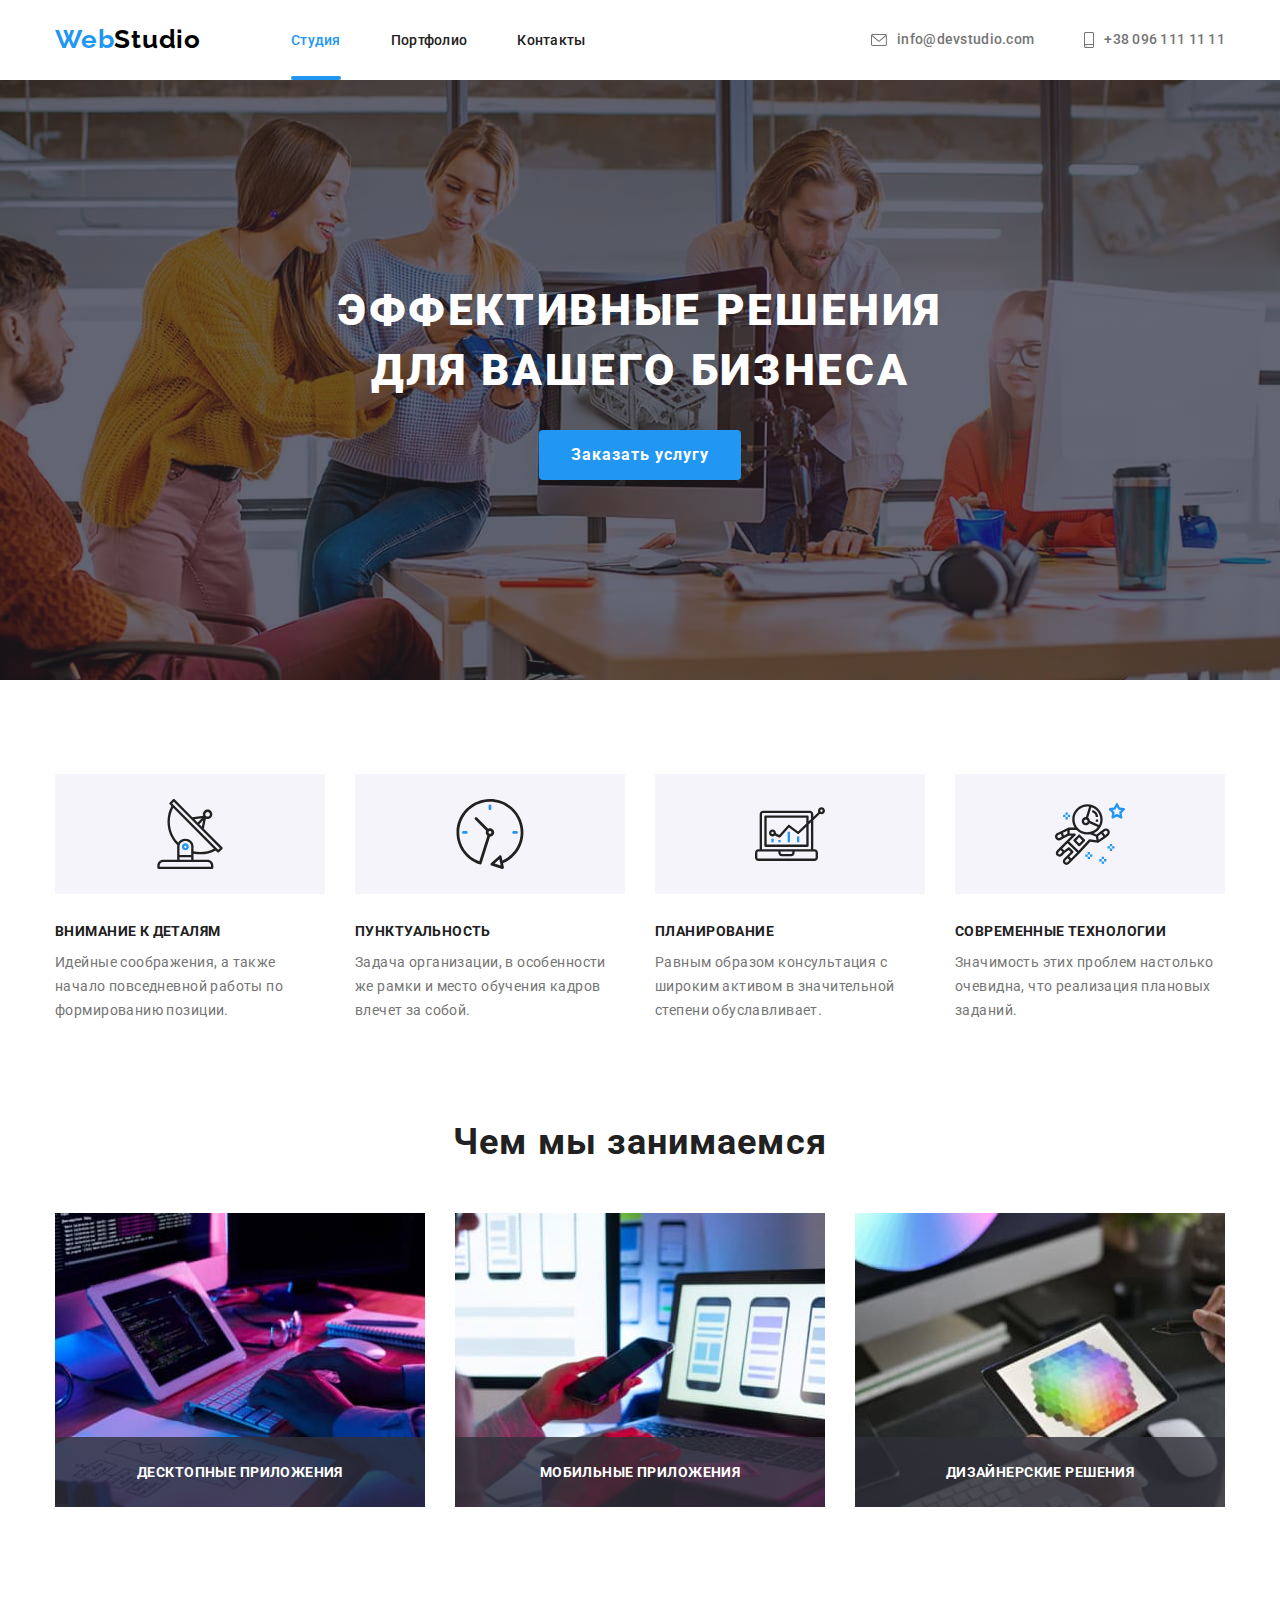
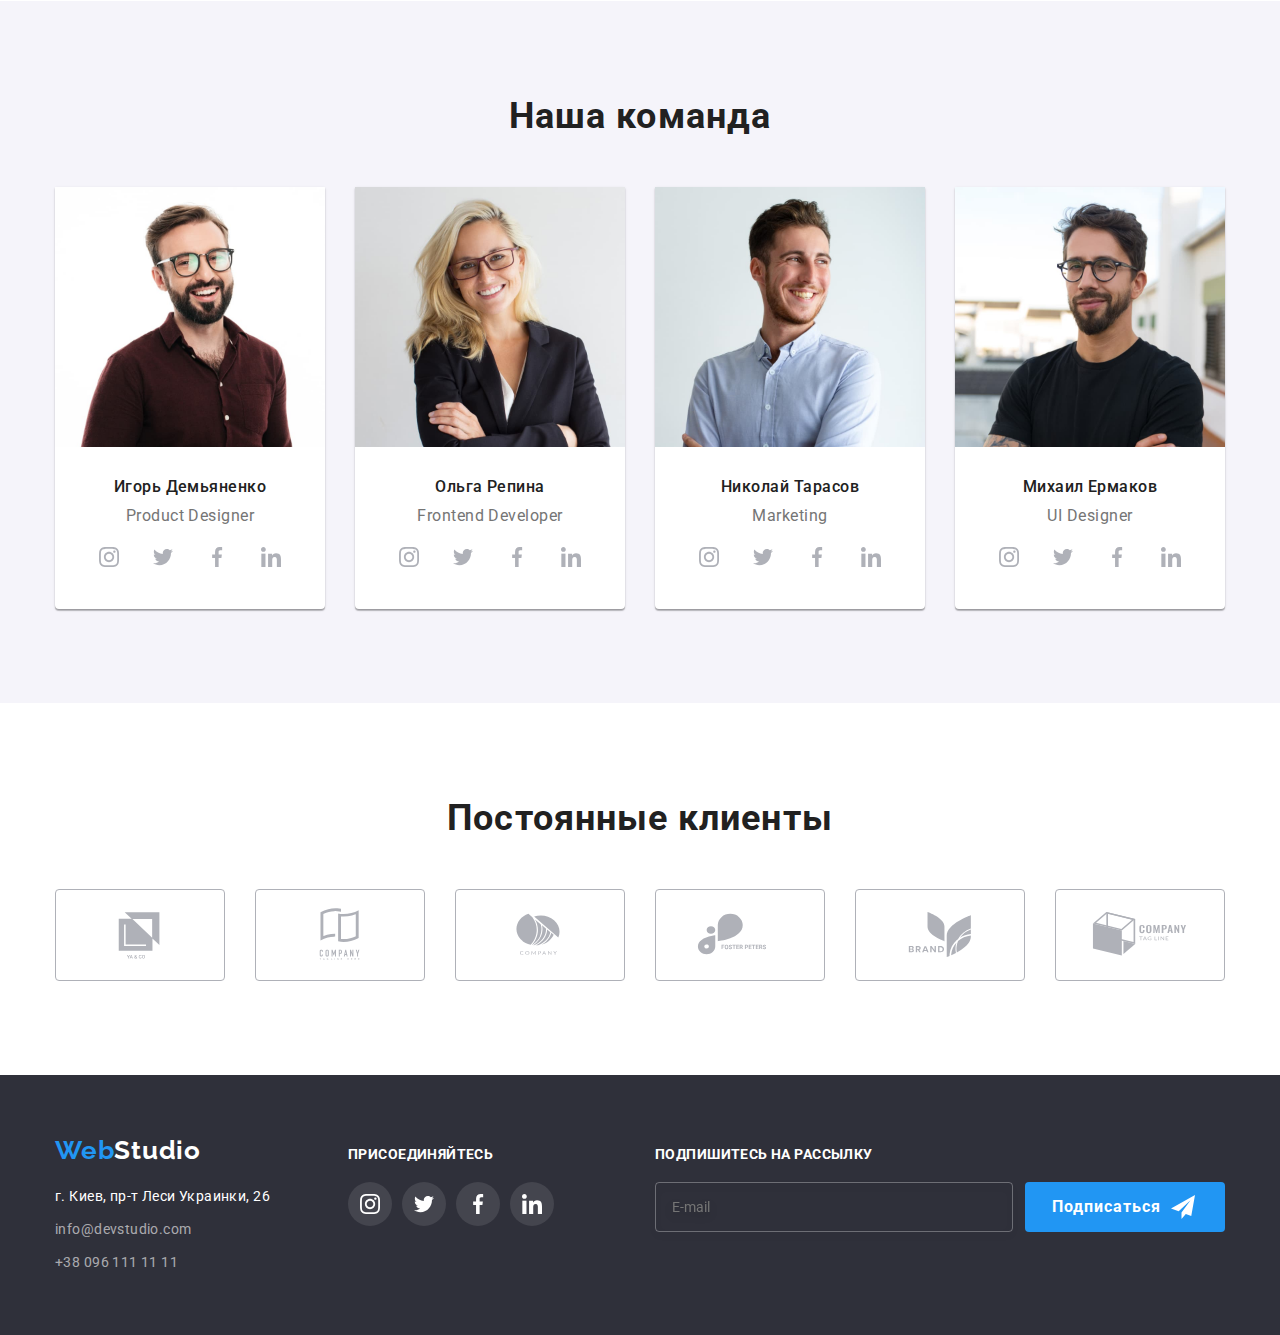
<file: index.html>
<!DOCTYPE html>
<html lang="ru">

<head>
    <meta charset="UTF-8" />
    <meta http-equiv="X-UA-Compatible" content="IE=edge" />
    <meta name="viewport" content="width=device-width, initial-scale=1.0" />
    <title>Студия</title>
    <link rel="preconnect" href="https://fonts.googleapis.com" />
    <link rel="preconnect" href="https://fonts.gstatic.com" crossorigin />
    <link href="https://fonts.googleapis.com/css2?family=Raleway:wght@700&family=Roboto:wght@400;500;700;900&family=Rubik:wght@400;500;700;900&display=swap" rel="stylesheet" />
    <link rel="stylesheet" href="https://cdnjs.cloudflare.com/ajax/libs/modern-normalize/1.1.0/modern-normalize.min.css" />
    <link rel="stylesheet" href="./css/styles.css" />
</head>

<body>
    <!-- Section Header -->

    <header class="header">
        <div class="container main-nav">
            <nav class="nav">
                <a href="./index.html" class="logo link"> Web<span class="logo-header">Studio</span> </a>
                <ul class="site-nav list">
                    <li class="item"><a href="" class="active-page link">Студия</a></li>
                    <li class="item"><a href="./portfolio.html" class="link nav-link">Портфолио</a></li>
                    <li class="item"><a href="" class="link nav-link">Контакты</a></li>
                </ul>
            </nav>
            <ul class="list contact-list">
                <li class="item">
                    <a href="mailto:info@devstudio.com" class="link contact-link" aria-label="имайл">
                        <svg class="icon-header-svg" width="16px" height="12px">
              <use href="./images/symbol-defs.svg#icon-mail"></use>
            </svg> info@devstudio.com
                    </a>
                </li>
                <li class="item">
                    <a href="tel:+380961111111" class="link contact-link">
                        <svg class="icon-header-svg smartphon" width="10px" height="16px" aria-label="номер телефона">
              <use href="./images/symbol-defs.svg#icon-smartphone"></use>
            </svg> +38 096 111 11 11
                    </a>
                </li>
            </ul>
        </div>
    </header>

    <main>
        <!-- Section Hero -->

        <section class="hero overlay">
            <div class="container">
                <h1 class="hero-title">Эффективные решения для вашего бизнеса</h1>
                <button data-modal-open type="button" class="hero-button">Заказать услугу</button>
            </div>
        </section>

        <!-- Section features -->

        <section class="features-section section">
            <div class="container">
                <h2 class="visually-hidden">Наши особенности</h2>
                <ul class="list features-ul">
                    <li class="features-list icon-antena">
                        <div class="icon">
                            <svg class="features-svg">
                <use href="./images/symbol-defs.svg#icon-antenna" class="svg-item"></use>
              </svg>
                        </div>
                        <h3 class="features-title subtitle">Внимание к деталям</h3>
                        <p class="features-text">
                            Идейные соображения, а также начало повседневной работы по формированию позиции.
                        </p>
                    </li>

                    <li class="features-list icon-clock">
                        <div class="icon">
                            <svg class="features-svg">
                <use href="./images/symbol-defs.svg#icon-clock" class="svg-item"></use>
              </svg>
                        </div>
                        <h3 class="features-title subtitle">Пунктуальность</h3>
                        <p class="features-text">
                            Задача организации, в особенности же рамки и место обучения кадров влечет за собой.
                        </p>
                    </li>
                    <li class="features-list icon-diagram">
                        <div class="icon">
                            <svg class="features-svg">
                <use href="./images/symbol-defs.svg#icon-diagram" class="svg-item"></use>
              </svg>
                        </div>
                        <h3 class="features-title subtitle">Планирование</h3>
                        <p class="features-text">
                            Равным образом консультация с широким активом в значительной степени обуславливает.
                        </p>
                    </li>
                    <li class="features-list icon-astronaut">
                        <div class="icon">
                            <svg class="features-svg">
                <use href="./images/symbol-defs.svg#icon-astronaut" class="svg-item"></use>
              </svg>
                        </div>
                        <h3 class="features-title subtitle">Современные технологии</h3>
                        <p class="features-text">Значимость этих проблем настолько очевидна, что реализация плановых заданий.</p>
                    </li>
                </ul>
            </div>
        </section>

        <!-- Section work -->

        <section class="work section">
            <div class="container">
                <h2 class="title work-title">Чем мы занимаемся</h2>
                <ul class="list">
                    <li class="work-list">
                        <div class="work-thumb">
                            <img src="./images/box1.jpg" class="work-img" alt="процес программирования" width="370" height="294" />
                            <p class="work-description">Десктопные приложения</p>
                        </div>
                    </li>
                    <li class="work-list">
                        <div class="work-thumb">
                            <img src="./images/box2.jpg" class="work-img" alt="адаптивная верстка" width="370" height="294" />
                            <p class="work-description">Мобильные приложения</p>
                        </div>
                    </li>
                    <li class="work-list">
                        <div class="work-thumb">
                            <img src="./images/box3.jpg" class="work-img" alt="дизайн" width="370" height="294" />
                            <p class="work-description">Дизайнерские решения</p>
                        </div>
                    </li>
                </ul>
            </div>
        </section>

        <!-- Section team -->

        <section class="section-team section">
            <div class="container">
                <h2 class="title team-title">Наша команда</h2>
                <ul class="list team-ul">
                    <li class="team-list">
                        <img src="./images/Product-Designer.jpg" class="team-img" alt="Product Designer компании" width="270" height="260" />
                        <div class="team-card-description">
                            <h3 class="name subtitle">Игорь Демьяненко</h3>
                            <p class="text">Product Designer</p>

                            <ul class="social-list">
                                <li class="social-blok list">
                                    <a href="" class="link social-link">
                                        <svg class="icon-svg" width="20" height="20">
                      <use href="./images/symbol-defs.svg#icon-instagram" class="svg-item"></use>
                    </svg>
                                    </a>
                                </li>
                                <li class="social-blok list">
                                    <a href="" class="link social-link">
                                        <svg class="icon-svg" width="20" height="20">
                      <use href="./images/symbol-defs.svg#icon-twitter" class="svg-item"></use>
                    </svg>
                                    </a>
                                </li>
                                <li class="social-blok list">
                                    <a href="" class="link social-link">
                                        <svg class="icon-svg" width="20" height="20">
                      <use href="./images/symbol-defs.svg#icon-facebook" class="svg-item"></use>
                    </svg>
                                    </a>
                                </li>
                                <li class="social-blok list">
                                    <a href="" class="link social-link">
                                        <svg class="icon-svg" width="20" height="20">
                      <use href="./images/symbol-defs.svg#icon-linkedin" class="svg-item"></use>
                    </svg>
                                    </a>
                                </li>
                            </ul>
                        </div>
                    </li>

                    <li class="team-list">
                        <img src="./images/Frontend-Developer.jpg" class="team-img" alt="Frontend Developer компании" width="270" height="260" />
                        <div class="team-card-description">
                            <h3 class="name subtitle">Ольга Репина</h3>
                            <p class="text">Frontend Developer</p>
                            <ul class="social-list">
                                <li class="social-blok list">
                                    <a href="" class="link social-link">
                                        <svg class="icon-svg" width="20" height="20">
                      <use href="./images/symbol-defs.svg#icon-instagram" class="svg-item"></use>
                    </svg>
                                    </a>
                                </li>
                                <li class="social-blok list">
                                    <a href="" class="link social-link">
                                        <svg class="icon-svg" width="20" height="20">
                      <use href="./images/symbol-defs.svg#icon-twitter" class="svg-item"></use>
                    </svg>
                                    </a>
                                </li>
                                <li class="social-blok list">
                                    <a href="" class="link social-link">
                                        <svg class="icon-svg" width="20" height="20">
                      <use href="./images/symbol-defs.svg#icon-facebook" class="svg-item"></use>
                    </svg>
                                    </a>
                                </li>
                                <li class="social-blok list">
                                    <a href="" class="link social-link">
                                        <svg class="icon-svg" width="20" height="20">
                      <use href="./images/symbol-defs.svg#icon-linkedin" class="svg-item"></use>
                    </svg>
                                    </a>
                                </li>
                            </ul>
                        </div>
                    </li>
                    <li class="team-list">
                        <img src="./images/Marketing.jpg" class="team-img" alt="Marketing компании" width="270" height="260" />
                        <div class="team-card-description">
                            <h3 class="name subtitle">Николай Тарасов</h3>
                            <p class="text">Marketing</p>
                            <ul class="social-list">
                                <li class="social-blok list">
                                    <a href="" class="link social-link">
                                        <svg class="icon-svg" width="20" height="20">
                      <use href="./images/symbol-defs.svg#icon-instagram" class="svg-item"></use>
                    </svg>
                                    </a>
                                </li>
                                <li class="social-blok list">
                                    <a href="" class="link social-link">
                                        <svg class="icon-svg" width="20" height="20">
                      <use href="./images/symbol-defs.svg#icon-twitter" class="svg-item"></use>
                    </svg>
                                    </a>
                                </li>
                                <li class="social-blok list">
                                    <a href="" class="link social-link">
                                        <svg class="icon-svg" width="20" height="20">
                      <use href="./images/symbol-defs.svg#icon-facebook" class="svg-item"></use>
                    </svg>
                                    </a>
                                </li>
                                <li class="social-blok list">
                                    <a href="" class="link social-link">
                                        <svg class="icon-svg" width="20" height="20">
                      <use href="./images/symbol-defs.svg#icon-linkedin" class="svg-item"></use>
                    </svg>
                                    </a>
                                </li>
                            </ul>
                        </div>
                    </li>
                    <li class="team-list">
                        <img src="./images/UI-Designer.jpg" class="team-img" alt="UI Designer компании" width="270" height="260" />
                        <div class="team-card-description">
                            <h3 class="name subtitle">Михаил Ермаков</h3>
                            <p class="text">UI Designer</p>
                            <ul class="social-list">
                                <li class="social-blok list">
                                    <a href="" class="link social-link">
                                        <svg class="icon-svg" width="20" height="20">
                      <use href="./images/symbol-defs.svg#icon-instagram" class="svg-item"></use>
                    </svg>
                                    </a>
                                </li>
                                <li class="social-blok list">
                                    <a href="" class="link social-link">
                                        <svg class="icon-svg" width="20" height="20">
                      <use href="./images/symbol-defs.svg#icon-twitter" class="svg-item"></use>
                    </svg>
                                    </a>
                                </li>
                                <li class="social-blok list">
                                    <a href="" class="link social-link">
                                        <svg class="icon-svg" width="20" height="20">
                      <use href="./images/symbol-defs.svg#icon-facebook" class="svg-item"></use>
                    </svg>
                                    </a>
                                </li>
                                <li class="social-blok list">
                                    <a href="" class="link social-link">
                                        <svg class="icon-svg" width="20" height="20">
                      <use href="./images/symbol-defs.svg#icon-linkedin" class="svg-item"></use>
                    </svg>
                                    </a>
                                </li>
                            </ul>
                        </div>
                    </li>
                </ul>
            </div>
        </section>

        <!--Section Clients -->

        <section class="clients section">
            <div class="container">
                <h2 class="title clients-title">Постоянные клиенты</h2>
                <ul class="list clients-list">
                    <li class="clients-blok list">
                        <a href="" class="link clients-link">
                            <svg class="clients-svg">
                <use href="./images/symbol-defs.svg#icon-client1" class="clients-svg-item"></use>
              </svg>
                        </a>
                    </li>
                    <li class="clients-blok list">
                        <a href="" class="link clients-link">
                            <svg class="clients-svg">
                <use href="./images/symbol-defs.svg#icon-client2" class="clients-svg-item"></use>
              </svg>
                        </a>
                    </li>
                    <li class="clients-blok list">
                        <a href="" class="link clients-link">
                            <svg class="clients-svg">
                <use href="./images/symbol-defs.svg#icon-client3" class="clients-svg-item"></use>
              </svg>
                        </a>
                    </li>
                    <li class="clients-blok list">
                        <a href="" class="link clients-link">
                            <svg class="clients-svg">
                <use href="./images/symbol-defs.svg#icon-client4" class="clients-svg-item"></use>
              </svg>
                        </a>
                    </li>
                    <li class="clients-blok list">
                        <a href="" class="link clients-link">
                            <svg class="clients-svg">
                <use href="./images/symbol-defs.svg#icon-client5" class="clients-svg-item"></use>
              </svg>
                        </a>
                    </li>
                    <li class="clients-blok list">
                        <a href="" class="link clients-link">
                            <svg class="clients-svg">
                <use href="./images/symbol-defs.svg#icon-client6" class="clients-svg-item"></use>
              </svg>
                        </a>
                    </li>
                </ul>
            </div>
        </section>
    </main>

    <!-- Section footer -->

    <footer class="footer">
        <div class="container footer-blok">
            <div class="contact-blok">
                <a href="./index.html" class="footer-link-logo link"> Web<span class="logo-footer">Studio</span> </a>
                <address>
          <ul class="list footer-list">
            <li class="footer-list-item">
              <a href="" class="link footer-item">г. Киев, пр-т Леси Украинки, 26</a>
            </li>
            <li class="footer-list-item">
              <a href="mailto:info@devstudio.com" class="link footer-contact">info@devstudio.com</a>
            </li>
            <li class="footer-list-item">
              <a href="tel:+380961111111" class="link footer-contact">+38 096 111 11 11</a>
            </li>
          </ul>
        </address>
            </div>
            <div class="footer-social">
                <strong class="footer-strong">Присоединяйтесь</strong>
                <ul class="footer-social-list">
                    <li class="footer-social-blok list">
                        <a href="" class="link footer-link">
                            <svg class="footer-icon-svg" width="20" height="20">
                <use href="./images/symbol-defs.svg#icon-instagram" class="svg-item"></use>
              </svg>
                        </a>
                    </li>
                    <li class="footer-social-blok list">
                        <a href="" class="link footer-link">
                            <svg class="footer-icon-svg" width="20" height="20">
                <use href="./images/symbol-defs.svg#icon-twitter" class="svg-item"></use>
              </svg>
                        </a>
                    </li>
                    <li class="footer-social-blok list">
                        <a href="" class="link footer-link">
                            <svg class="footer-icon-svg" width="20" height="20">
                <use href="./images/symbol-defs.svg#icon-facebook" class="svg-item"></use>
              </svg>
                        </a>
                    </li>
                    <li class="footer-social-blok list">
                        <a href="" class="link footer-link">
                            <svg class="footer-icon-svg" width="20" height="20">
                <use href="./images/symbol-defs.svg#icon-linkedin" class="svg-item"></use>
              </svg>
                        </a>
                    </li>
                </ul>
            </div>
            <form class="signup">
                <strong class="footer-strong signup-title">Подпишитесь на рассылку </strong>
                <div class="footer-form">
                    <label for="signup-email" class="signup-label">
            <input type="email" name="email" id="signup-email" placeholder="E-mail" class="signup-email" />
          </label>
                    <button type="submit" class="hero-button signup-btn">
            <span class="signup-btn-text">Подписаться</span>
            <svg width="24" height="24" class="signup-svg">
              <use href="./images/symbol-defs.svg#icon-icon-send" class=""></use>
            </svg>
          </button>
                </div>
            </form>
        </div>
    </footer>

    <!-- MODALKA -->

    <div data-modal class="backdrop is-hidden">
        <div class="modal">
            <button data-modal-close class="close-btn" type="button">
        <svg class="modal-svg" width="11" height="11">
          <use href="./images/symbol-defs.svg#icon-close"></use>
        </svg>
      </button>
            <form class="form">
                <strong class="form-text">Оставьте свои данные, мы вам перезвоним</strong>
                <div class="form-field">
                    <label for="name" class="form-label">Имя</label>
                    <input type="text" class="form-input" name="name" id="name" />
                    <svg class="form-icon" width="12" height="12">
            <use href="./images/symbol-defs.svg#icon-name" class="svg-item"></use>
          </svg>
                </div>
                <div class="form-field">
                    <label for="tel" class="form-label">Телефон</label>
                    <input type="tel" class="form-input" name="tel" id="tel" />
                    <svg class="form-icon" width="13" height="13">
            <use href="./images/symbol-defs.svg#icon-phone-black" class="svg-item"></use>
          </svg>
                </div>
                <div class="form-field">
                    <label for="email" class="form-label">Почта</label>
                    <input type="email" class="form-input" name="email" id="email" />
                    <svg class="form-icon" width="15" height="12">
            <use href="./images/symbol-defs.svg#icon-formemail" class="svg-item"></use>
          </svg>
                </div>
                <div class="form-field">
                    <label for="comment" class="form-label">Комментарий</label>
                    <textarea name="comment" id="comment" rows="10" class="form-textarea" placeholder="Введите текст"></textarea>
                </div>
                <label for="checkbox" class="form-checkbox-label">
          <input type="checkbox" name="checkbox" id="checkbox" class="form-checkbox is-hidden" />
          <span class="checkbox">
            <svg width="16" height="16">
              <use href="./images/symbol-defs.svg#icon-Vector-2" class=""></use>
            </svg>
          </span>
          Соглашаюсь с рассылкой и принимаю <a href="" class="form-link">Условия договора</a>
        </label>

                <button type="submit" class="hero-button form-btn">Отправить</button>
            </form>
        </div>
    </div>
    <script src="./js/modal.js"></script>
</body>

</html>
</file>
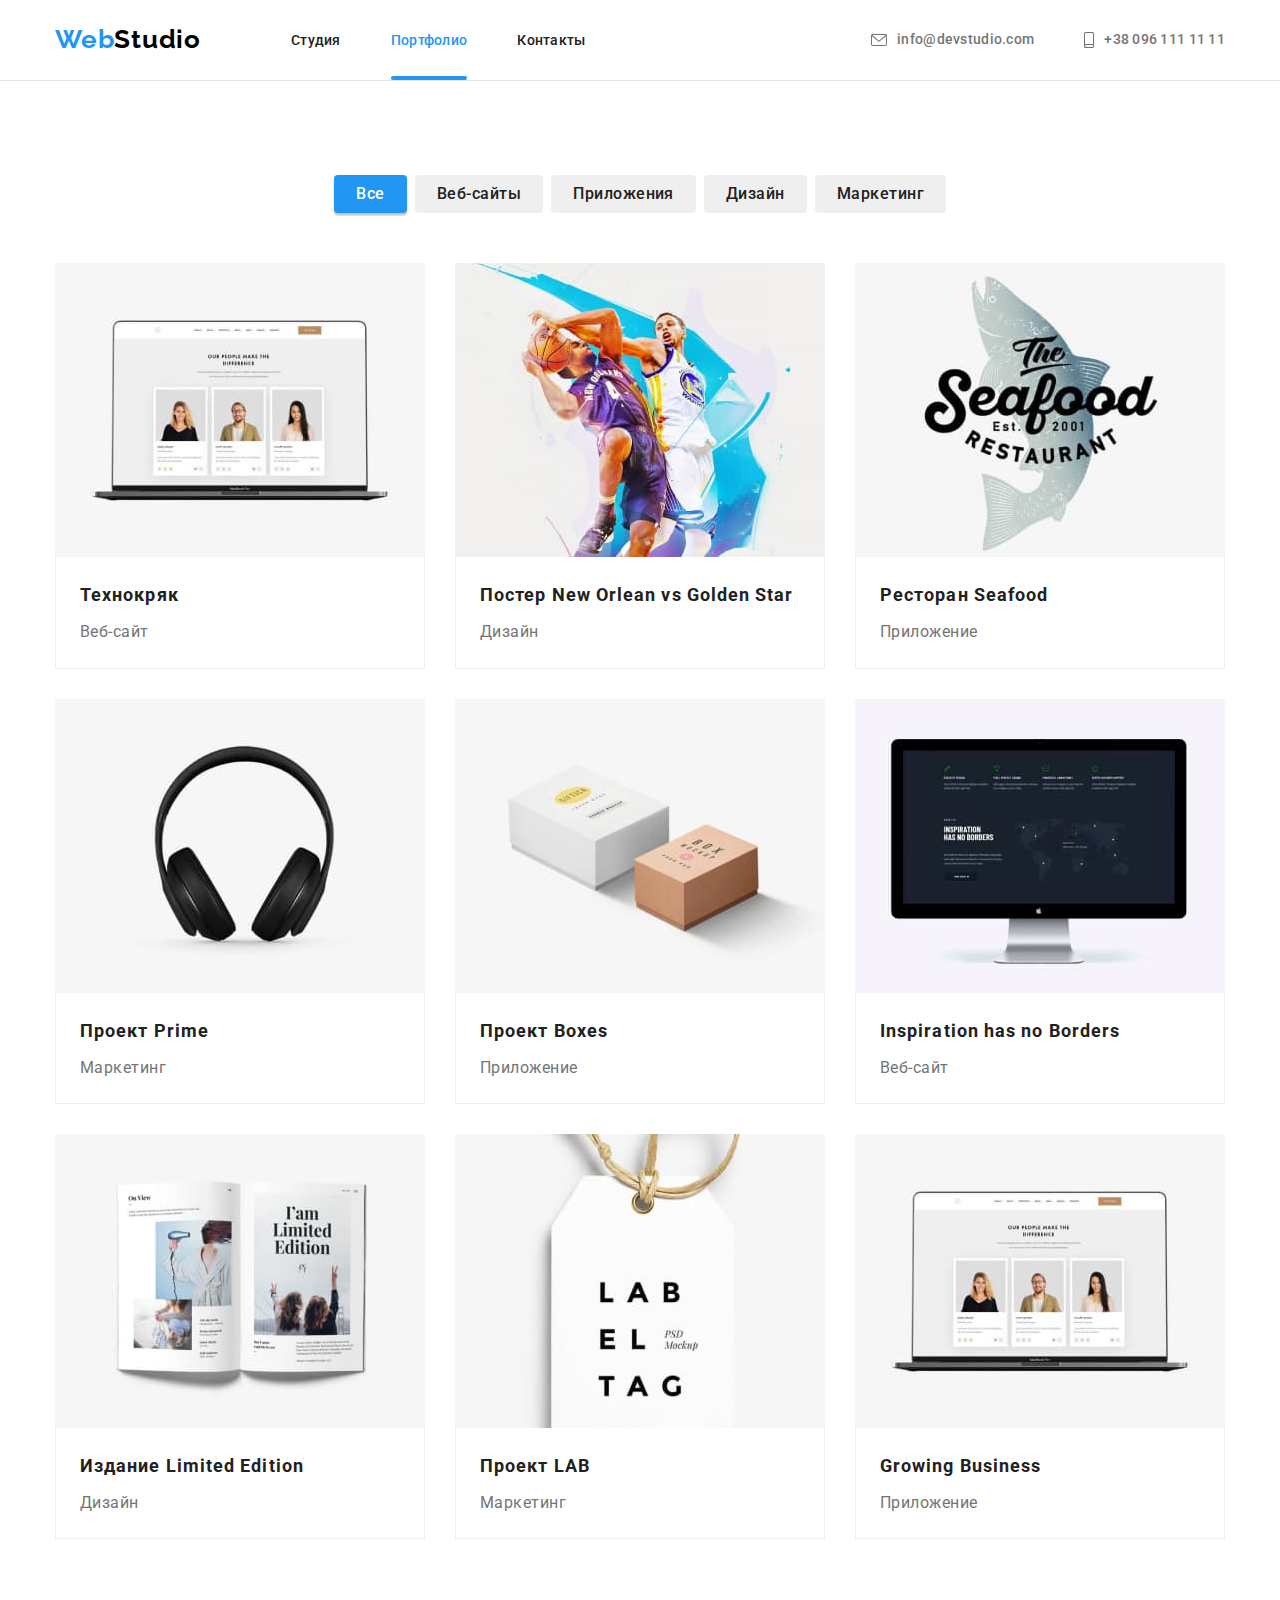
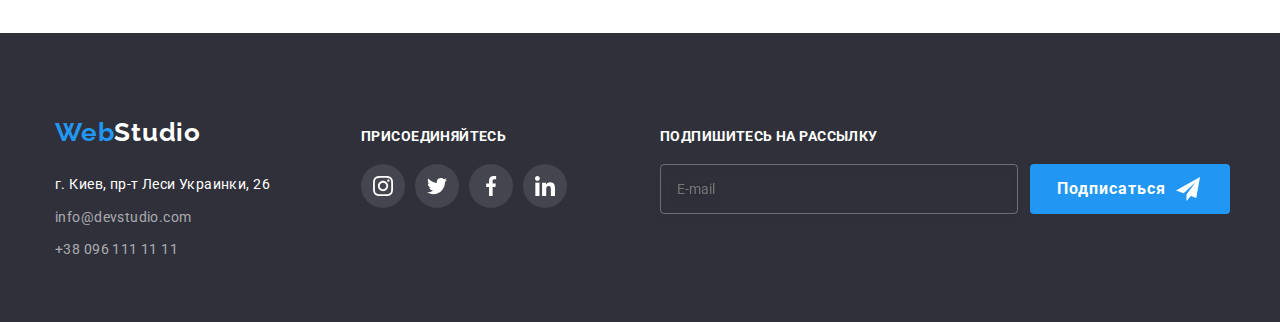
<file: portfolio.html>
<!DOCTYPE html>
<html lang="ru">

<head>
    <meta charset="UTF-8" />
    <meta http-equiv="X-UA-Compatible" content="IE=edge" />
    <meta name="viewport" content="width=device-width, initial-scale=1.0" />
    <title>Портфолио</title>
    <link rel="preconnect" href="https://fonts.googleapis.com" />
    <link rel="preconnect" href="https://fonts.gstatic.com" crossorigin />
    <link href="https://fonts.googleapis.com/css2?family=Raleway:wght@700&family=Roboto:wght@400;500;700;900&family=Rubik:wght@400;500;700;900&display=swap" rel="stylesheet" />
    <link rel="stylesheet" href="https://cdnjs.cloudflare.com/ajax/libs/modern-normalize/1.1.0/modern-normalize.min.css" />
    <link rel="stylesheet" href="./css/styles.css" />
</head>

<body>
    <!-- Шапка сайта -->
    <header class="header">
        <div class="container main-nav">
            <nav class="nav">
                <a href="./index.html" class="logo link"> Web<span class="logo-header">Studio</span> </a>
                <ul class="site-nav list">
                    <li class="item"><a href="./index.html" class="nav-link link">Студия</a></li>
                    <li class="item"><a href="#" class="active-page link">Портфолио</a></li>
                    <li class="item"><a href="" class="link nav-link">Контакты</a></li>
                </ul>
            </nav>
            <ul class="list contact-list">
                <li class="item">
                    <a href="mailto:info@devstudio.com" class="link contact-link" aria-label="имайл">
                        <svg class="icon-header-svg" width="16px" height="12px">
              <use href="./images/symbol-defs.svg#icon-mail"></use>
            </svg> info@devstudio.com
                    </a>
                </li>
                <li class="item">
                    <a href="tel:+380961111111" class="link contact-link">
                        <svg class="icon-header-svg smartphon" width="10px" height="16px" aria-label="номер телефона">
              <use href="./images/symbol-defs.svg#icon-smartphone"></use>
            </svg> +38 096 111 11 11
                    </a>
                </li>
            </ul>
        </div>
    </header>

    <main>
        <!-- Секция герой -->
        <section class="portf-section section">
            <div class="container">
                <h1 class="visually-hidden">Портфолио</h1>
                <ul class="list menu-list">
                    <li class="item"><button type="button" class="button active-button">Все</button></li>
                    <li class="item"><button type="button" class="button">Веб-сайты</button></li>
                    <li class="item"><button type="button" class="button">Приложения</button></li>
                    <li class="item"><button type="button" class="button">Дизайн</button></li>
                    <li class="item"><button type="button" class="button">Маркетинг</button></li>
                </ul>

                <ul class="list portf-list">
                    <li class="item-portf">
                        <a href="" class="link portf-link">
                            <div class="portf-thumb">
                                <img src="./images/portf1.jpg" class="portf-img" alt="ноутбук" width="370" height="294" />
                                <div class="portf-overlay">
                                    <p class="overlay-text">
                                        Технокряк это современная площадка распространения коронавируса. Компании используют эту платформу для цифрового шпионажа и атак на защищённые сервера конкурентов.
                                    </p>
                                </div>
                            </div>
                            <div class="portfolio-card-description">
                                <h2 class="portfolio-title">Технокряк</h2>
                                <p class="portfolio-text">Веб-сайт</p>
                            </div>
                        </a>
                    </li>
                    <li class="item-portf">
                        <a href="" class="link portf-link">
                            <div class="portf-thumb">
                                <img src="./images/portf2.jpg" class="portf-img" alt="постер" width="370" height="294" />
                                <div class="portf-overlay">
                                    <p class="overlay-text">
                                        Технокряк это современная площадка распространения коронавируса. Компании используют эту платформу для цифрового шпионажа и атак на защищённые сервера конкурентов.
                                    </p>
                                </div>
                            </div>
                            <div class="portfolio-card-description">
                                <h2 class="portfolio-title">Постер New Orlean vs Golden Star</h2>
                                <p class="portfolio-text">Дизайн</p>
                            </div>
                        </a>
                    </li>
                    <li class="item-portf">
                        <a href="" class="link portf-link">
                            <div class="portf-thumb">
                                <img src="./images/portf3.jpg" class="portf-img" alt="лого ресторана" width="370" height="294" />
                                <div class="portf-overlay">
                                    <p class="overlay-text">
                                        Технокряк это современная площадка распространения коронавируса. Компании используют эту платформу для цифрового шпионажа и атак на защищённые сервера конкурентов.
                                    </p>
                                </div>
                            </div>
                            <div class="portfolio-card-description">
                                <h2 class="portfolio-title">Ресторан Seafood</h2>
                                <p class="portfolio-text">Приложение</p>
                            </div>
                        </a>
                    </li>
                    <li class="item-portf">
                        <a href="" class="link portf-link">
                            <div class="portf-thumb">
                                <img src="./images/portf4.jpg" class="portf-img" alt="наушники" width="370" height="294" />
                                <div class="portf-overlay">
                                    <p class="overlay-text">
                                        Технокряк это современная площадка распространения коронавируса. Компании используют эту платформу для цифрового шпионажа и атак на защищённые сервера конкурентов.
                                    </p>
                                </div>
                            </div>
                            <div class="portfolio-card-description">
                                <h2 class="portfolio-title">Проект Prime</h2>
                                <p class="portfolio-text">Маркетинг</p>
                            </div>
                        </a>
                    </li>
                    <li class="item-portf">
                        <a href="" class="link portf-link">
                            <div class="portf-thumb">
                                <img src="./images/portf5.jpg" class="portf-img" alt="две коробки" width="370" height="294" />
                                <div class="portf-overlay">
                                    <p class="overlay-text">
                                        Технокряк это современная площадка распространения коронавируса. Компании используют эту платформу для цифрового шпионажа и атак на защищённые сервера конкурентов.
                                    </p>
                                </div>
                            </div>
                            <div class="portfolio-card-description">
                                <h2 class="portfolio-title">Проект Boxes</h2>
                                <p class="portfolio-text">Приложение</p>
                            </div>
                        </a>
                    </li>
                    <li class="item-portf">
                        <a href="" class="link portf-link">
                            <div class="portf-thumb">
                                <img src="./images/portf6.jpg" class="portf-img" alt="монитор" width="370" height="294" />
                                <div class="portf-overlay">
                                    <p class="overlay-text">
                                        Технокряк это современная площадка распространения коронавируса. Компании используют эту платформу для цифрового шпионажа и атак на защищённые сервера конкурентов.
                                    </p>
                                </div>
                            </div>
                            <div class="portfolio-card-description">
                                <h2 class="portfolio-title">Inspiration has no Borders</h2>
                                <p class="portfolio-text">Веб-сайт</p>
                            </div>
                        </a>
                    </li>
                    <li class="item-portf">
                        <a href="" class="link portf-link">
                            <div class="portf-thumb">
                                <img src="./images/portf7.jpg" class="portf-img" alt="открытая книга" width="370" height="294" />
                                <div class="portf-overlay">
                                    <p class="overlay-text">
                                        Технокряк это современная площадка распространения коронавируса. Компании используют эту платформу для цифрового шпионажа и атак на защищённые сервера конкурентов.
                                    </p>
                                </div>
                            </div>
                            <div class="portfolio-card-description">
                                <h2 class="portfolio-title">Издание Limited Edition</h2>
                                <p class="portfolio-text">Дизайн</p>
                            </div>
                        </a>
                    </li>
                    <li class="item-portf">
                        <a href="" class="link portf-link">
                            <div class="portf-thumb">
                                <img src="./images/portf8.jpg" class="portf-img" alt="лого проекта" width="370" height="294" />
                                <div class="portf-overlay">
                                    <p class="overlay-text">
                                        Технокряк это современная площадка распространения коронавируса. Компании используют эту платформу для цифрового шпионажа и атак на защищённые сервера конкурентов.
                                    </p>
                                </div>
                            </div>
                            <div class="portfolio-card-description">
                                <h2 class="portfolio-title">Проект LAB</h2>
                                <p class="portfolio-text">Маркетинг</p>
                            </div>
                        </a>
                    </li>
                    <li class="item-portf">
                        <a href="" class="link portf-link">
                            <div class="portf-thumb">
                                <img src="./images/portf1.jpg" class="portf-img" alt="ноутбук" width="370" height="294" />
                                <div class="portf-overlay">
                                    <p class="overlay-text">
                                        Технокряк это современная площадка распространения коронавируса. Компании используют эту платформу для цифрового шпионажа и атак на защищённые сервера конкурентов.
                                    </p>
                                </div>
                            </div>
                            <div class="portfolio-card-description">
                                <h2 class="portfolio-title">Growing Business</h2>
                                <p class="portfolio-text">Приложение</p>
                            </div>
                        </a>
                    </li>
                </ul>
            </div>
        </section>
    </main>
    <!-- Футер -->
    <footer class="footer">
        <div class="container footer-blok">
            <div class="contact-blok">
                <a href="./index.html" class="logo link"> Web<span class="logo-footer">Studio</span> </a>
                <address>
          <ul class="list footer-list">
            <li class="footer-list-item">
              <a href="" class="link footer-item">г. Киев, пр-т Леси Украинки, 26</a>
            </li>
            <li class="footer-list-item">
              <a href="mailto:info@devstudio.com" class="link footer-contact">info@devstudio.com</a>
            </li>
            <li class="footer-list-item">
              <a href="tel:+380961111111" class="link footer-contact">+38 096 111 11 11</a>
            </li>
          </ul>
        </address>
            </div>
            <div class="footer-social">
                <strong class="footer-strong">Присоединяйтесь</strong>
                <ul class="footer-social-list">
                    <li class="footer-social-blok list">
                        <a href="" class="link footer-link">
                            <svg class="footer-icon-svg" width="20" height="20">
                <use href="./images/symbol-defs.svg#icon-instagram" class="svg-item"></use>
              </svg>
                        </a>
                    </li>
                    <li class="footer-social-blok list">
                        <a href="" class="link footer-link">
                            <svg class="footer-icon-svg" width="20" height="20">
                <use href="./images/symbol-defs.svg#icon-twitter" class="svg-item"></use>
              </svg>
                        </a>
                    </li>
                    <li class="footer-social-blok list">
                        <a href="" class="link footer-link">
                            <svg class="footer-icon-svg" width="20" height="20">
                <use href="./images/symbol-defs.svg#icon-facebook" class="svg-item"></use>
              </svg>
                        </a>
                    </li>
                    <li class="footer-social-blok list">
                        <a href="" class="link footer-link">
                            <svg class="footer-icon-svg" width="20" height="20">
                <use href="./images/symbol-defs.svg#icon-linkedin" class="svg-item"></use>
              </svg>
                        </a>
                    </li>
                </ul>
            </div>
            <form class="signup">
                <strong class="footer-strong signup-title">Подпишитесь на рассылку </strong>
                <div class="footer-form">
                    <label for="signup-email" class="signup-label">
            <input type="email" name="email" id="signup-email" placeholder="E-mail" class="signup-email" />
          </label>
                    <button type="submit" class="hero-button signup-btn">
            <span class="signup-btn-text">Подписаться</span>
            <svg width="24" height="24" class="signup-svg">
              <use href="./images/symbol-defs.svg#icon-icon-send" class=""></use>
            </svg>
          </button>
                </div>
            </form>
        </div>
    </footer>
</body>

</html>
</file>
<file: css/styles.css>
:root {
    --primary-text-color: #757575;
    --title-text-color: #212121;
    --accent-color: #2196f3;
    --button-accent-color: #188ce8;
    --primary-bg-color: #ffffff;
    --white-text-color: #ffffff;
    --footer-contact-color: rgba(255, 255, 255, 0.6);
    --second-bg-color: #2f303a;
    --first-logo-color: #000000;
    --sect-team-bg-color: #f5f4fa;
    --cliets-color: #afb1b8;
    --work-description-bg-color: rgba(47, 48, 58, 0.8);
    --portf-card-bg-color: rgba(33, 150, 243, 0.9);
}


/* global selector */

html {
    box-sizing: border-box;
}

body {
    background-color: var(--primary-bg-color);
    color: var(--primary-text-color);
    font-family: 'Roboto', 'Rubik', sans-serif;
    font-size: 14px;
}

h1,
h2,
h3,
p,
ul {
    margin-top: 0;
    margin-bottom: 0;
}

.title {
    color: var(--title-text-color);
    font-size: 36px;
    font-style: normal;
    font-weight: 700;
    line-height: 1.17;
    letter-spacing: 0.03em;
    text-align: center;
}

.subtitle {
    color: var(--title-text-color);
    font-size: 14px;
    font-style: normal;
    font-weight: 700;
    line-height: 1.14;
    letter-spacing: 0.03em;
    text-align: left;
}

.list {
    list-style: none;
    padding-inline-start: 0;
    display: flex;
    justify-content: center;
}

.link:hover,
.link:focus {
    color: var(--accent-color);
    text-decoration: none;
}

.link {
    text-decoration: none;
    transition: color 250ms cubic-bezier(0.4, 0, 0.2, 1);
}

.container {
    margin-left: auto;
    margin-right: auto;
    width: 1200px;
    padding-left: 15px;
    padding-right: 15px;
    text-align: center;
}


/* visually-hidden */

.visually-hidden {
    position: absolute;
    width: 1px;
    height: 1px;
    margin: -1px;
    padding: 0;
    overflow: hidden;
    border: 0;
    clip: rect(0 0 0 0);
}


/* Section header */

.main-nav {
    display: flex;
    align-items: center;
}


/* site nav */

.nav {
    display: flex;
    align-items: center;
}

.site-nav .item:not(:last-child),
.list .item:not(:last-child) {
    margin-right: 50px;
}

.nav-link {
    display: block;
    padding-top: 32px;
    padding-bottom: 32px;
    color: var(--title-text-color);
    font-weight: 500;
    line-height: 1.17;
    letter-spacing: 0.02em;
    text-align: left;
}

.active-page {
    position: relative;
    display: block;
    padding-top: 32px;
    padding-bottom: 32px;
    color: var(--accent-color);
    font-size: 14px;
    font-style: normal;
    font-weight: 500;
    line-height: 1.17;
    letter-spacing: 0.02em;
    text-align: left;
}

.active-page::after {
    position: absolute;
    left: 0;
    bottom: 0;
    content: '';
    display: block;
    width: 100%;
    height: 4px;
    background: var(--accent-color);
    border-radius: 2px;
}

.logo {
    margin-right: 90px;
    display: block;
    padding-top: 24px;
    padding-bottom: 25px;
    color: var(--accent-color);
    font-family: Raleway;
    font-size: 26px;
    font-style: normal;
    font-weight: 700;
    line-height: 1.17;
    letter-spacing: 0.03em;
    text-align: left;
}

.logo-header {
    color: var(--first-logo-color);
}

.contact-link {
    display: block;
    padding-top: 32px;
    padding-bottom: 32px;
    align-items: center;
    display: flex;
    color: var(--primary-text-color);
    font-size: 14px;
    font-style: normal;
    font-weight: 500;
    line-height: 1.14;
    letter-spacing: 0.02em;
}

.icon-header-svg {
    margin-right: 10px;
    fill: currentColor;
}

.contact-list {
    margin-left: auto;
}

.section {
    padding-top: 94px;
    padding-bottom: 94px;
}


/* section hero */

.hero {
    display: flex;
    height: 600px;
    justify-content: center;
    align-items: center;
    background-color: var(--second-bg-color);
}

.overlay {
    height: 600px;
    max-width: 1600px;
    margin-left: auto;
    margin-right: auto;
    background-image: linear-gradient(to right, rgba(47, 48, 58, 0.4), rgba(47, 48, 58, 0.4)), url(../images/bg-img.jpg);
    background-size: cover;
    background-repeat: no-repeat;
    background-position: center;
}

.hero-title {
    margin-bottom: 30px;
    width: 696px;
    margin-left: auto;
    margin-right: auto;
    text-transform: uppercase;
    color: var(--white-text-color);
    font-size: 44px;
    font-style: normal;
    font-weight: 900;
    line-height: 1.364;
    letter-spacing: 0.06em;
    text-align: center;
}

.hero-button {
    cursor: pointer;
    background-color: var(--accent-color);
    border: 0;
    border-radius: 4px;
    padding: 10px 32px;
    display: inline-block;
    min-width: 200px;
    color: var(--white-text-color);
    font-family: Roboto;
    font-size: 16px;
    font-style: normal;
    font-weight: 700;
    line-height: 1.88;
    letter-spacing: 0.06em;
    text-align: center;
    transition: color 250ms cubic-bezier(0.4, 0, 0.2, 1), background-color 250ms cubic-bezier(0.4, 0, 0.2, 1);
}

.hero-button:hover,
.hero-button:focus {
    color: var(--title-text-color);
    background-color: var(--button-accent-color);
}


/* features section */

.features-list {
    width: 270px;
}

.features-list {
    margin: 15px;
}

.features-ul {
    margin: -15px;
}

.icon {
    display: flex;
    height: 120px;
    margin-bottom: 30px;
    background-color: var(--sect-team-bg-color);
    align-items: center;
    justify-content: center;
}

.features-svg {
    width: 70px;
    height: 70px;
}

.features-title {
    text-transform: uppercase;
    margin-bottom: 10px;
}

.features-text {
    margin-bottom: 4px;
    font-family: Roboto;
    font-size: 14px;
    line-height: 1.72;
    letter-spacing: 0.03em;
    text-align: left;
}


/* section work */

.work.section {
    padding-top: 0;
}

.list .work-list:not(:last-child) {
    margin-right: 30px;
}

.work-img {
    display: block;
}

.work-title {
    margin-bottom: 50px;
}

.work-thumb {
    position: relative;
    display: flex;
    justify-content: center;
}

.work-description {
    position: absolute;
    bottom: 0;
    left: 0;
    display: flex;
    justify-content: center;
    align-items: center;
    height: 70px;
    width: 100%;
    background-color: var(--work-description-bg-color);
    color: var(--white-text-color);
    font-weight: 700;
    font-size: 14px;
    line-height: 1.143;
    text-align: center;
    letter-spacing: 0.03em;
    text-transform: uppercase;
}


/* section team */

.section-team {
    background-color: var(--sect-team-bg-color);
}


/* 
.list .team-list:not(:last-child) {
  margin-right: 30px;
} */

.team-ul {
    margin: -15px;
}

.team-list {
    background: var(--primary-bg-color);
    flex-basis: calc(100% / 4 -30px);
    margin: 15px;
    box-shadow: 0px 1px 3px rgba(0, 0, 0, 0.12), 0px 1px 1px rgba(0, 0, 0, 0.14), 0px 2px 1px rgba(0, 0, 0, 0.2);
    border-radius: 0px 0px 4px 4px;
}

.team-card-description {
    padding-top: 30px;
    padding-bottom: 30px;
    padding-left: 32px;
    padding-right: 32px;
}

.team-title {
    margin-bottom: 50px;
}

.team-img {
    display: block;
}

.name {
    margin-bottom: 10px;
    font-size: 16px;
    font-weight: 500;
    line-height: 1.19;
    letter-spacing: 0.03em;
    text-align: center;
}

.text {
    margin-bottom: 10px;
    font-size: 16px;
    line-height: 1.19;
    letter-spacing: 0.03em;
    text-align: center;
}

.social-list {
    padding: 0;
    display: flex;
}

.social-blok {
    margin-right: 10px;
}

.social-blok:last-child {
    margin-right: 0;
}

.social-link {
    display: flex;
    padding: 0;
    width: 44px;
    height: 44px;
    border-radius: 22px;
    color: var(--cliets-color);
    justify-content: center;
    align-items: center;
    transition: fill 250ms cubic-bezier(0.4, 0, 0.2, 1), background-color 250ms cubic-bezier(0.4, 0, 0.2, 1);
}

.social-link:focus,
.social-link:hover {
    background-color: var(--accent-color);
    color: var(--white-text-color);
}


/* .icon-svg:hover,
.icon-svg:focus {
  fill: var(--white-text-color);
  padding: 11px;
} */

.icon-svg {
    fill: currentColor;
}


/* CLIENTS */

.clients-blok:last-child {
    margin-right: 0;
}

.clients-title {
    margin-bottom: 50px;
}

.clients-list {
    margin: 0;
    padding: 0;
}

.clients-blok {
    display: flex;
    margin-right: 30px;
    /* border: 1px solid var(--cliets-color);
  border-radius: 4px; */
}

.clients-link {
    display: flex;
    width: 170px;
    height: 92px;
    color: var(--cliets-color);
    border: 1px solid var(--cliets-color);
    border-radius: 4px;
    align-items: center;
    justify-content: center;
    transition: border 250ms cubic-bezier(0.4, 0, 0.2, 1), color 250ms cubic-bezier(0.4, 0, 0.2, 1);
}

.clients-link:hover,
.clients-link:focus {
    border: 1px solid var(--accent-color);
    border-radius: 4px;
    fill: currentColor;
}

.clients-svg {
    width: 106px;
    height: 60px;
    fill: currentColor;
}


/* Section footer */

.footer {
    background-color: var(--second-bg-color);
    padding-top: 60px;
    padding-bottom: 60px;
}

.logo-footer {
    color: var(--white-text-color);
}

.footer-item {
    color: var(--white-text-color);
    font-style: normal;
    line-height: 1.71;
    letter-spacing: 0.03em;
    text-align: left;
}

.footer-contact {
    color: var(--footer-contact-color);
    font-style: normal;
    line-height: 1.7;
    letter-spacing: 0.03em;
    text-align: left;
}

.footer-list {
    margin-right: auto;
    flex-direction: column;
    text-align: left;
}

.footer-link-logo {
    display: block;
    margin-bottom: 20px;
    color: var(--accent-color);
    font-family: Raleway;
    font-size: 26px;
    font-style: normal;
    font-weight: 700;
    line-height: 1.17;
    letter-spacing: 0.03em;
    text-align: left;
}

.footer-list-item {
    margin-bottom: 9px;
}

.footer-list-item:last-child {
    margin-bottom: 0;
}

.contact-blok {
    margin-right: 70px;
}

.footer-strong {
    display: block;
    margin-bottom: 20px;
    font-weight: 700;
    font-size: 14px;
    line-height: 1.143;
    letter-spacing: 0.03em;
    text-transform: uppercase;
    color: var(--white-text-color);
}

.footer-blok {
    display: flex;
    align-items: baseline;
    justify-content: space-between;
}

.footer-social {
    align-items: baseline;
    text-align: left;
    margin-right: 93px;
}

.footer-social-list {
    padding: 0;
    display: flex;
}

.footer-link {
    display: flex;
    background-color: rgba(255, 255, 255, 0.1);
    padding: 0;
    width: 44px;
    height: 44px;
    border-radius: 22px;
    justify-content: center;
    align-items: center;
    transition: background-color 250ms cubic-bezier(0.4, 0, 0.2, 1);
}

.footer-social-blok {
    justify-content: center;
    margin-right: 10px;
}

.footer-social-blok:last-child {
    margin-right: 0;
}

.footer-link:hover,
.footer-link:focus {
    background-color: var(--accent-color);
}

.footer-icon-svg {
    fill: var(--white-text-color);
}


/* SIGNUP form */

.signup-label {
    margin-right: 12px;
}

.signup-title {
    display: flex;
    justify-content: left;
}

.signup-email {
    padding: 15px 16px;
    height: 50px;
    width: 358px;
    background-color: transparent;
    border: 1px solid rgba(255, 255, 255, 0.3);
    box-sizing: border-box;
    filter: drop-shadow(0px 4px 4px rgba(0, 0, 0, 0.15));
    border-radius: 4px;
    color: var(--white-text-color);
}

.footer-form {
    display: flex;
}

.signup-btn:focus,
.signup-btn:hover {
    color: var(--white-text-color);
}

.signup-btn {
    padding: 10px 27px;
    font-weight: 700;
    font-size: 16px;
    line-height: 1.87;
    display: flex;
    align-items: center;
    text-align: center;
    letter-spacing: 0.06em;
    color: var(--white-text-color);
}

.signup-btn-text {
    margin-right: 10px;
}

.signup-svg {
    fill: var(--white-text-color);
}


/*left side portfolio */

.button {
    cursor: pointer;
    border: 0;
    border-radius: 4px;
    padding: 6px 22px;
    display: inline-block;
    min-width: 73px;
    color: var(--title-text-color);
    font-family: Roboto;
    font-size: 16px;
    font-weight: 500;
    line-height: 1.63;
    letter-spacing: 0.03em;
    text-align: center;
    transition: color 250ms cubic-bezier(0.4, 0, 0.2, 1), background-color 250ms cubic-bezier(0.4, 0, 0.2, 1), box-shadow 250ms cubic-bezier(0.4, 0, 0.2, 1);
}

.button:hover,
.button:focus {
    background-color: var(--accent-color);
    color: var(--primary-bg-color);
    /* shadow-middle */
    box-shadow: 0px 3px 1px rgba(0, 0, 0, 0.1), 0px 1px 2px rgba(0, 0, 0, 0.08), 0px 2px 2px rgba(0, 0, 0, 0.12);
    border-radius: 4px;
}

.active-button {
    background-color: var(--accent-color);
    color: var(--white-text-color);
    /* shadow-middle */
    box-shadow: 0px 3px 1px rgba(0, 0, 0, 0.1), 0px 1px 2px rgba(0, 0, 0, 0.08), 0px 2px 2px rgba(0, 0, 0, 0.12);
    border-radius: 4px;
}

.portf-section {
    border-top: 1px solid #e5e5e5;
}

.menu-list {
    margin-bottom: 50px;
}

.menu-list .item:not(:last-child) {
    margin-right: 8px;
}

.portf-list {
    flex-wrap: wrap;
}

.list .item-portf:not(:nth-child(3n)) {
    margin-right: 30px;
}

.list .item-portf:not(:nth-last-child(-n + 3)) {
    margin-bottom: 30px;
}

.item-portf {
    width: calc((100% - 60px) / 3);
}

.portfolio-card-description {
    padding: 20px 24px;
    border: 1px solid #eeeeee;
    border-top: none;
}

.portf-img {
    display: block;
}

.portf-link {
    transition: box-shadow 250ms cubic-bezier(0.4, 0, 0.2, 1);
}

.portf-link:hover,
.portf-link:focus {
    transform: translateY(0);
    display: block;
    background: #ffffff;
    /* border: 1px solid #eeeeee; */
    box-sizing: border-box;
    box-shadow: 0px 1px 1px rgba(0, 0, 0, 0.12), 0px 4px 4px rgba(0, 0, 0, 0.06), 1px 4px 6px rgba(0, 0, 0, 0.16);
}

.portfolio-title {
    margin-bottom: 4px;
    color: var(--title-text-color);
    font-size: 18px;
    font-weight: 700;
    line-height: 2;
    letter-spacing: 0.06em;
    text-align: left;
}

.portfolio-text {
    color: var(--primary-text-color);
    font-size: 16px;
    line-height: 1.89;
    letter-spacing: 0.03em;
    text-align: left;
}

.portf-thumb {
    position: relative;
    overflow: hidden;
}

.portf-overlay {
    position: absolute;
    top: 0;
    left: 0;
    transform: translateY(101%);
    transition: transform 250ms cubic-bezier(0.4, 0, 0.2, 1);
    display: flex;
    align-items: center;
    height: 100%;
    width: 100%;
    background-color: var(--portf-card-bg-color);
    color: var(--white-text-color);
    font-weight: 400;
    font-size: 18px;
    line-height: 1.555;
    letter-spacing: 0.03em;
}

.portf-link:hover .portf-overlay,
.portf-link:focus .portf-overlay {
    transform: translateY(0);
}

.overlay-text {
    text-align: left;
    padding-right: 24px;
    padding-left: 24px;
}


/* modalka */

.backdrop {
    position: fixed;
    top: 0;
    left: 0;
    width: 100%;
    height: 100%;
    z-index: 1;
    opacity: 1;
    transition: opacity 250ms cubic-bezier(0.4, 0, 0.2, 1);
    background-color: rgba(0, 0, 0, 0.2);
}

.is-hidden {
    opacity: 0;
    pointer-events: none;
}

.backdrop.is-hidden .modal {
    transform: translate(-50%, -50%) scale(0.6);
}

.modal {
    position: absolute;
    top: 50%;
    left: 50%;
    transform: translate(-50%, -50%) scale(1);
    transition: transform 250ms cubic-bezier(0.4, 0, 0.2, 1);
    width: 530px;
    height: 580px;
    padding: 40px;
    background-color: var(--primary-bg-color);
    box-shadow: 0px 1px 3px rgba(0, 0, 0, 0.12), 0px 1px 1px rgba(0, 0, 0, 0.14), 0px 2px 1px rgba(0, 0, 0, 0.2);
    border-radius: 4px;
}

.close-btn:hover,
.close-btn:focus {
    color: var(--accent-color);
}

.close-btn {
    position: absolute;
    top: 8px;
    right: 8px;
    width: 30px;
    height: 30px;
    color: var(--first-logo-color);
    display: flex;
    justify-content: center;
    align-items: center;
    transition: color 250ms cubic-bezier(0.4, 0, 0.2, 1);
    cursor: pointer;
    background-color: var(--primary-bg-color);
    border: 1px solid rgba(0, 0, 0, 0.1);
    border-radius: 15px;
}

.modal-svg {
    fill: currentColor;
}


/* FORM */

.form-field {
    position: relative;
    display: flex;
    flex-direction: column;
    margin-bottom: 10px;
}

.form-text {
    display: inline-block;
    font-weight: 700;
    font-size: 20px;
    line-height: 1.15;
    color: var(--title-text-color);
    letter-spacing: 0.03em;
    margin-bottom: 12px;
}

.form-label {
    /* position: absolute;
  top: 0;
  left: 0; */
    margin-bottom: 4px;
    font-size: 12px;
    line-height: 1.17;
    color: var(--primary-text-color);
    letter-spacing: 0.01em;
}

.form-input {
    padding-left: 42px;
    height: 40px;
    transition: border 250ms cubic-bezier(0.4, 0, 0.2, 1), color 250ms cubic-bezier(0.4, 0, 0.2, 1);
    border: 1px solid rgba(33, 33, 33, 0.2);
    box-sizing: border-box;
    border-radius: 4px;
}

.form-input:focus,
.form-input:hover,
.form-textarea:hover,
.form-textarea:focus {
    border: 1px solid var(--accent-color);
}

.form-input:focus+.form-icon,
.form-input:hover+.form-icon {
    color: var(--accent-color);
    fill: currentColor;
}

.form-icon {
    position: absolute;
    top: 38px;
    left: 12px;
    pointer-events: none;
    transition: fill 250ms cubic-bezier(0.4, 0, 0.2, 1);
    transform: translateY(-50%);
    fill: var(--first-logo-color);
}

.form-textarea {
    resize: none;
    padding: 12px 16px;
    height: 120px;
    transition: border 250ms cubic-bezier(0.4, 0, 0.2, 1);
    border: 1px solid rgba(33, 33, 33, 0.2);
    box-sizing: border-box;
    border-radius: 4px;
}

.form .form-field:nth-child(5) {
    margin-bottom: 20px;
}

.form-link {
    margin-left: 5px;
    font-size: 14px;
    line-height: 1.71;
    letter-spacing: 0.03em;
    text-decoration-line: underline;
    color: var(--accent-color);
}

.form-checkbox-label {
    display: flex;
    align-items: center;
    justify-content: center;
    margin-bottom: 30px;
    font-weight: normal;
    font-size: 14px;
    line-height: 1.71;
    letter-spacing: 0.03em;
    color: var(--primary-text-color);
}

.form-btn {
    display: block;
    margin-left: auto;
    margin-right: auto;
}

.form-checkbox {
    position: absolute;
}

.form-checkbox:focus+.checkbox,
.form-checkbox:hover+.checkbox {
    fill: var(--accent-color);
}

.form-checkbox:checked+.checkbox {
    border-radius: 2px;
    fill: var(--accent-color);
    background-color: var(--accent-color);
    background-image: url(../images/check.svg);
    background-size: contain;
}

.checkbox {
    margin-right: 7px;
    width: 16px;
    height: 15px;
    transition: background-color 250ms cubic-bezier(0.4, 0, 0.2, 1), fill 250ms cubic-bezier(0.4, 0, 0.2, 1);
}
</file>
